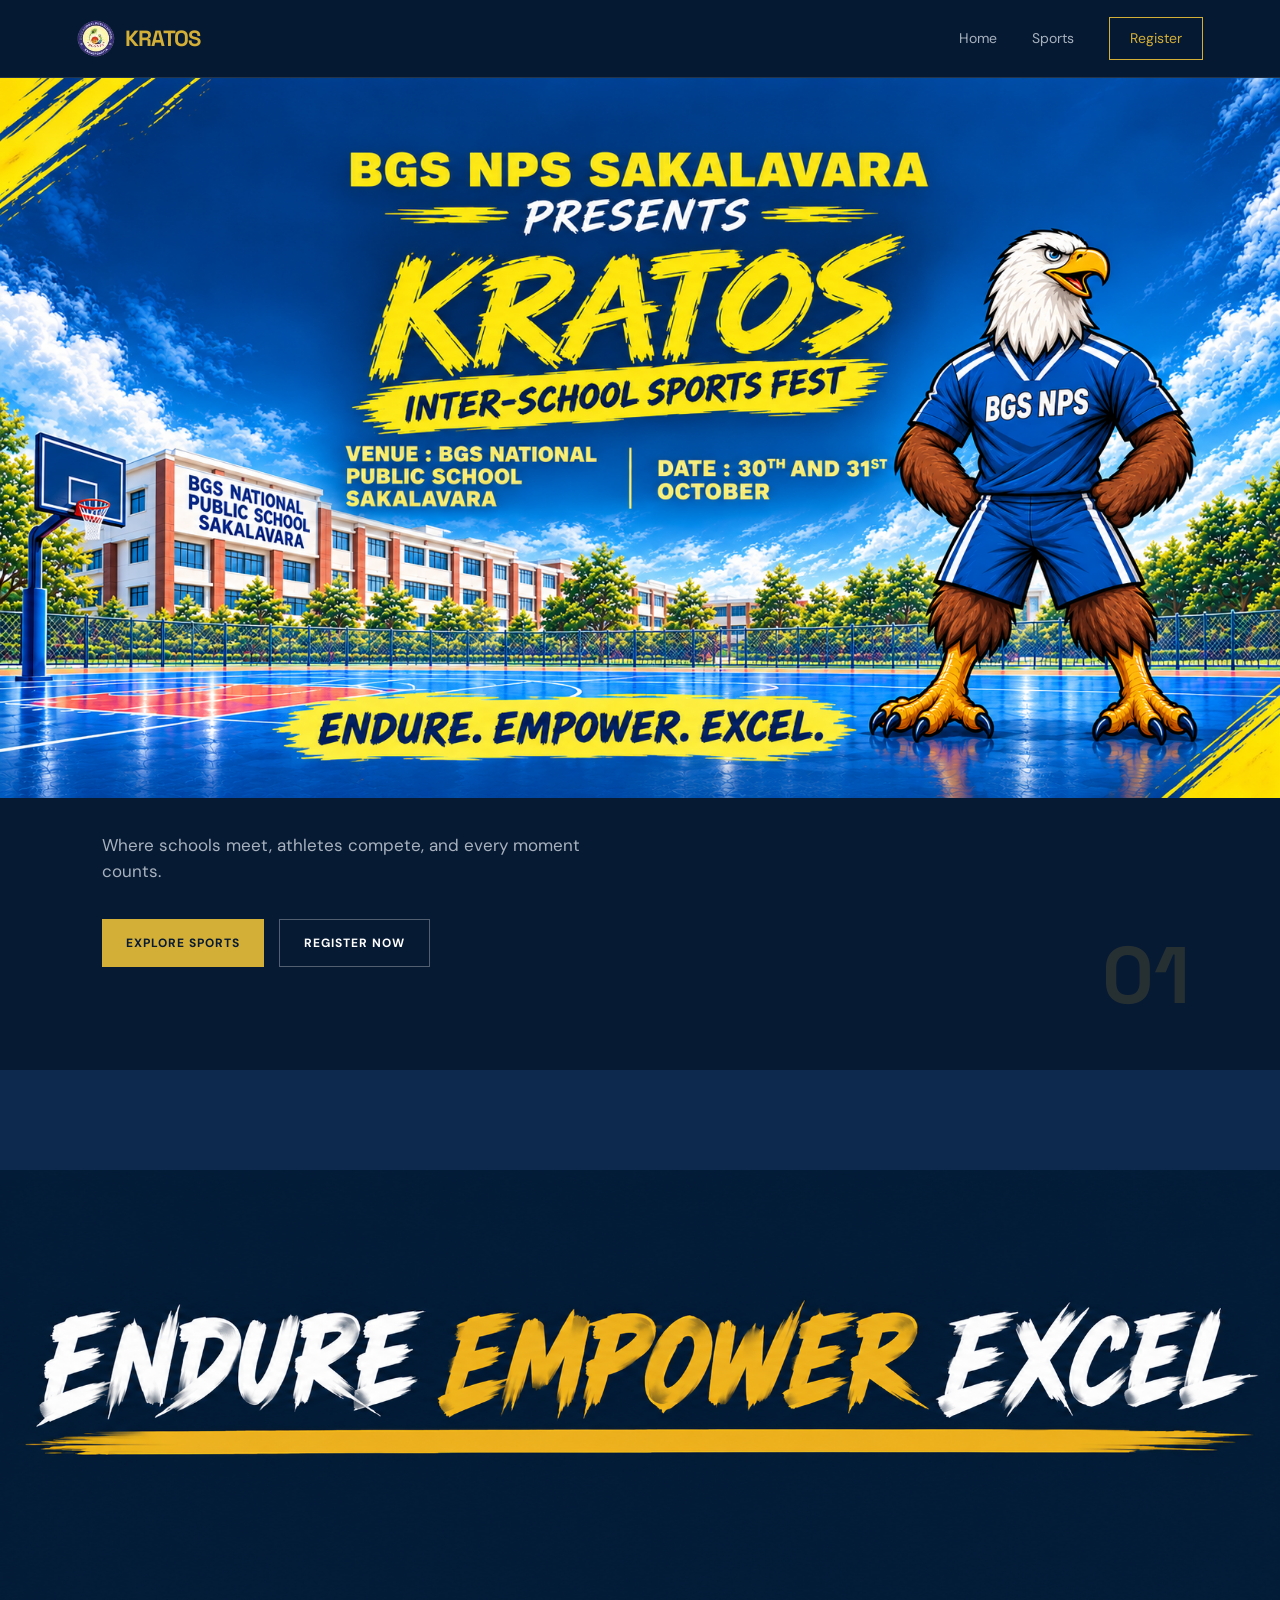
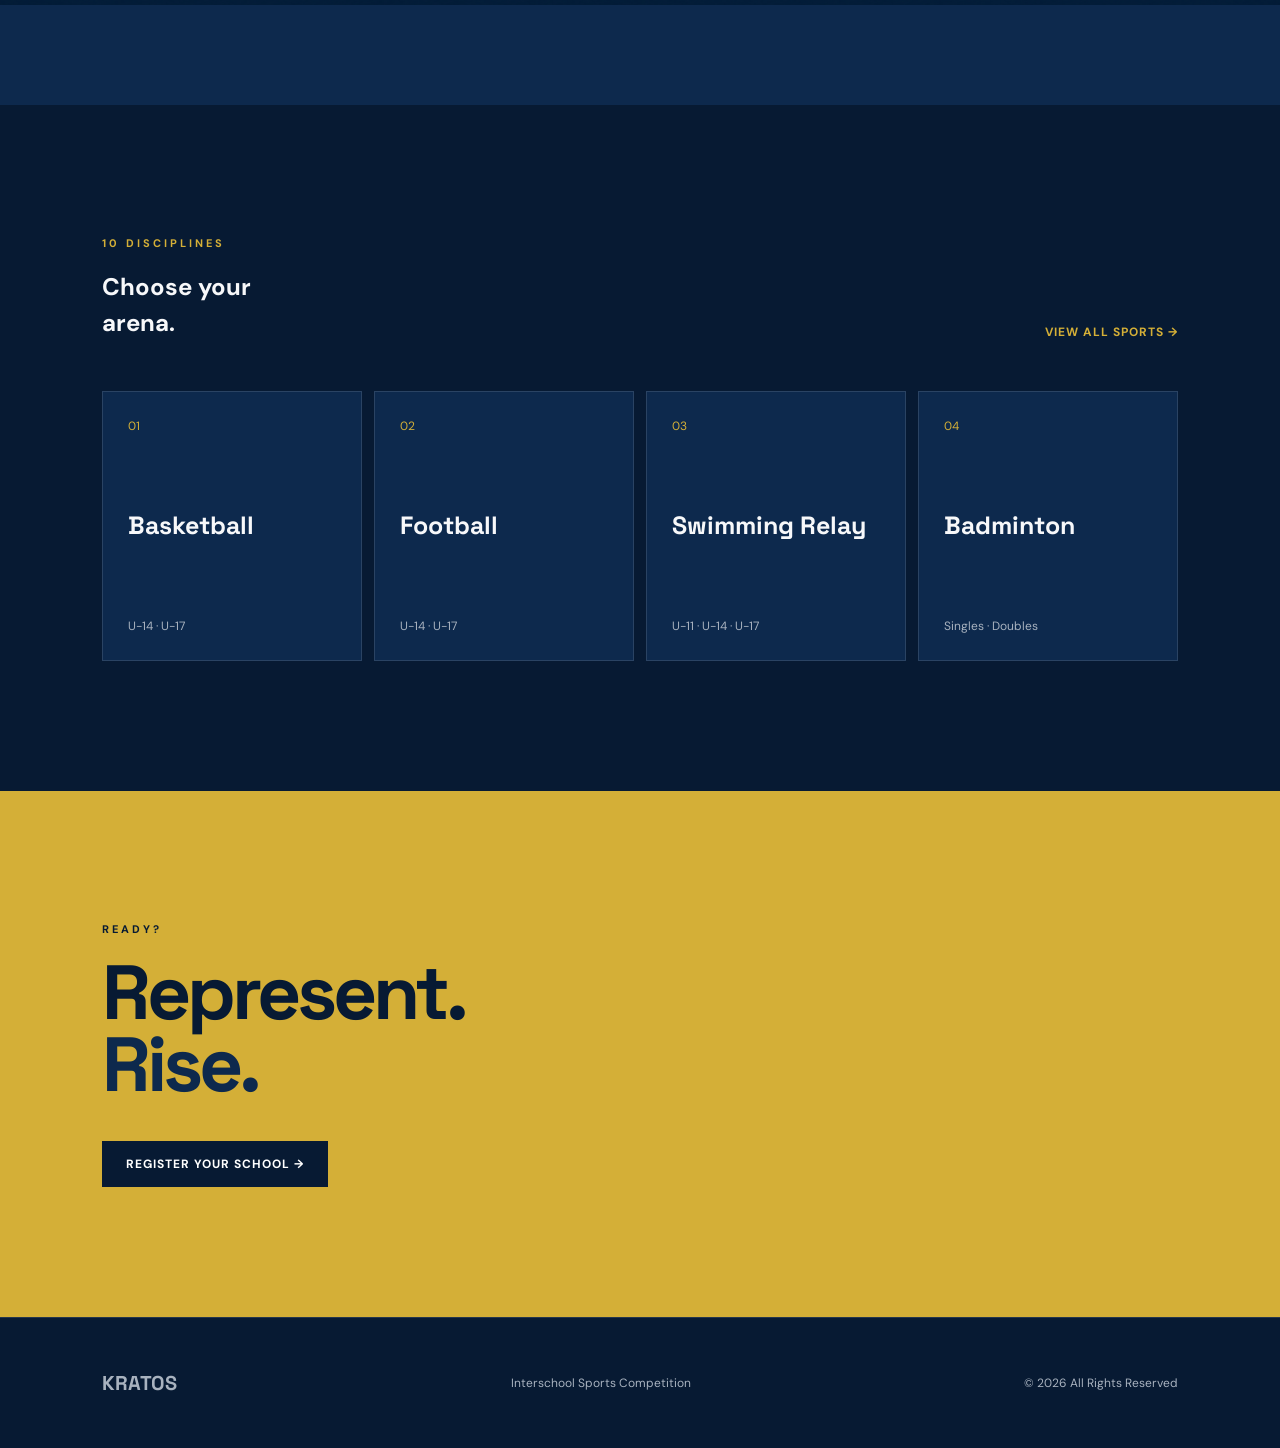
<file: index.html>
<!DOCTYPE html>
<html lang="en">
<head>
    <meta charset="UTF-8">
    <meta name="viewport" content="width=device-width, initial-scale=1.0">
    <title>KRATOS | Interschool Sports Competition</title>
    <link rel="stylesheet" href="css/style.css">
</head>

<body>

<header class="header">
   <a href="index.html" class="logo">
    <img src="bgsnpslogo.png" alt="KRATOS Logo">
    <span>KRATOS</span>
</a>

    <nav>
        <a href="index.html">Home</a>
        <a href="sports.html">Sports</a>
        <a href="register.html" class="nav-register">Register</a>
    </nav>
</header>

<main>

<section class="hero">
    <div class="hero-bg"></div>

<div class="hero-content">

    <img src="kratos-home.png" 
         alt="KRATOS Interschool Sports Competition"
         class="hero-image">

    <p class="hero-text">
        Where schools meet, athletes compete, and every moment counts.
    </p>

    <div class="hero-buttons">
        <a href="sports.html" class="btn btn-gold">EXPLORE SPORTS</a>
        <a href="register.html" class="btn btn-outline">REGISTER NOW</a>
    </div>

</div>

    <div class="hero-number">01</div>
</section>


<section class="intro-section">
    <img src="endure-empower-excel.png" 
         alt="Endure Empower Excel"
         class="event-slogan">
</section>


<section class="sports-preview">
    <div class="section-heading">
        <div>
            <p class="eyebrow">10 DISCIPLINES</p>
            <h2>Choose your<br><span>arena.</span></h2>
        </div>

        <a href="sports.html" class="text-link">VIEW ALL SPORTS →</a>
    </div>

    <div class="preview-grid">

        <a href="sports.html#basketball" class="sport-card">
            <span>01</span>
            <h3>Basketball</h3>
            <p>U-14 · U-17</p>
        </a>

        <a href="sports.html#football" class="sport-card">
            <span>02</span>
            <h3>Football</h3>
            <p>U-14 · U-17</p>
        </a>

        <a href="sports.html#swimming-relay" class="sport-card">
            <span>03</span>
            <h3>Swimming Relay</h3>
            <p>U-11 · U-14 · U-17</p>
        </a>

        <a href="sports.html#badminton" class="sport-card">
            <span>04</span>
            <h3>Badminton</h3>
            <p>Singles · Doubles</p>
        </a>

    </div>
</section>


<section class="cta-section">
    <p class="eyebrow">READY?</p>
    <h2>Represent.<br><span>Rise.</span></h2>

    <a href="register.html" class="btn btn-gold">REGISTER YOUR SCHOOL →</a>
</section>

</main>


<footer>
    <div class="footer-logo">KRATOS</span></div>
    <p>Interschool Sports Competition</p>
    <p>© 2026 All Rights Reserved</p>
</footer>

</body>
</html>
</file>
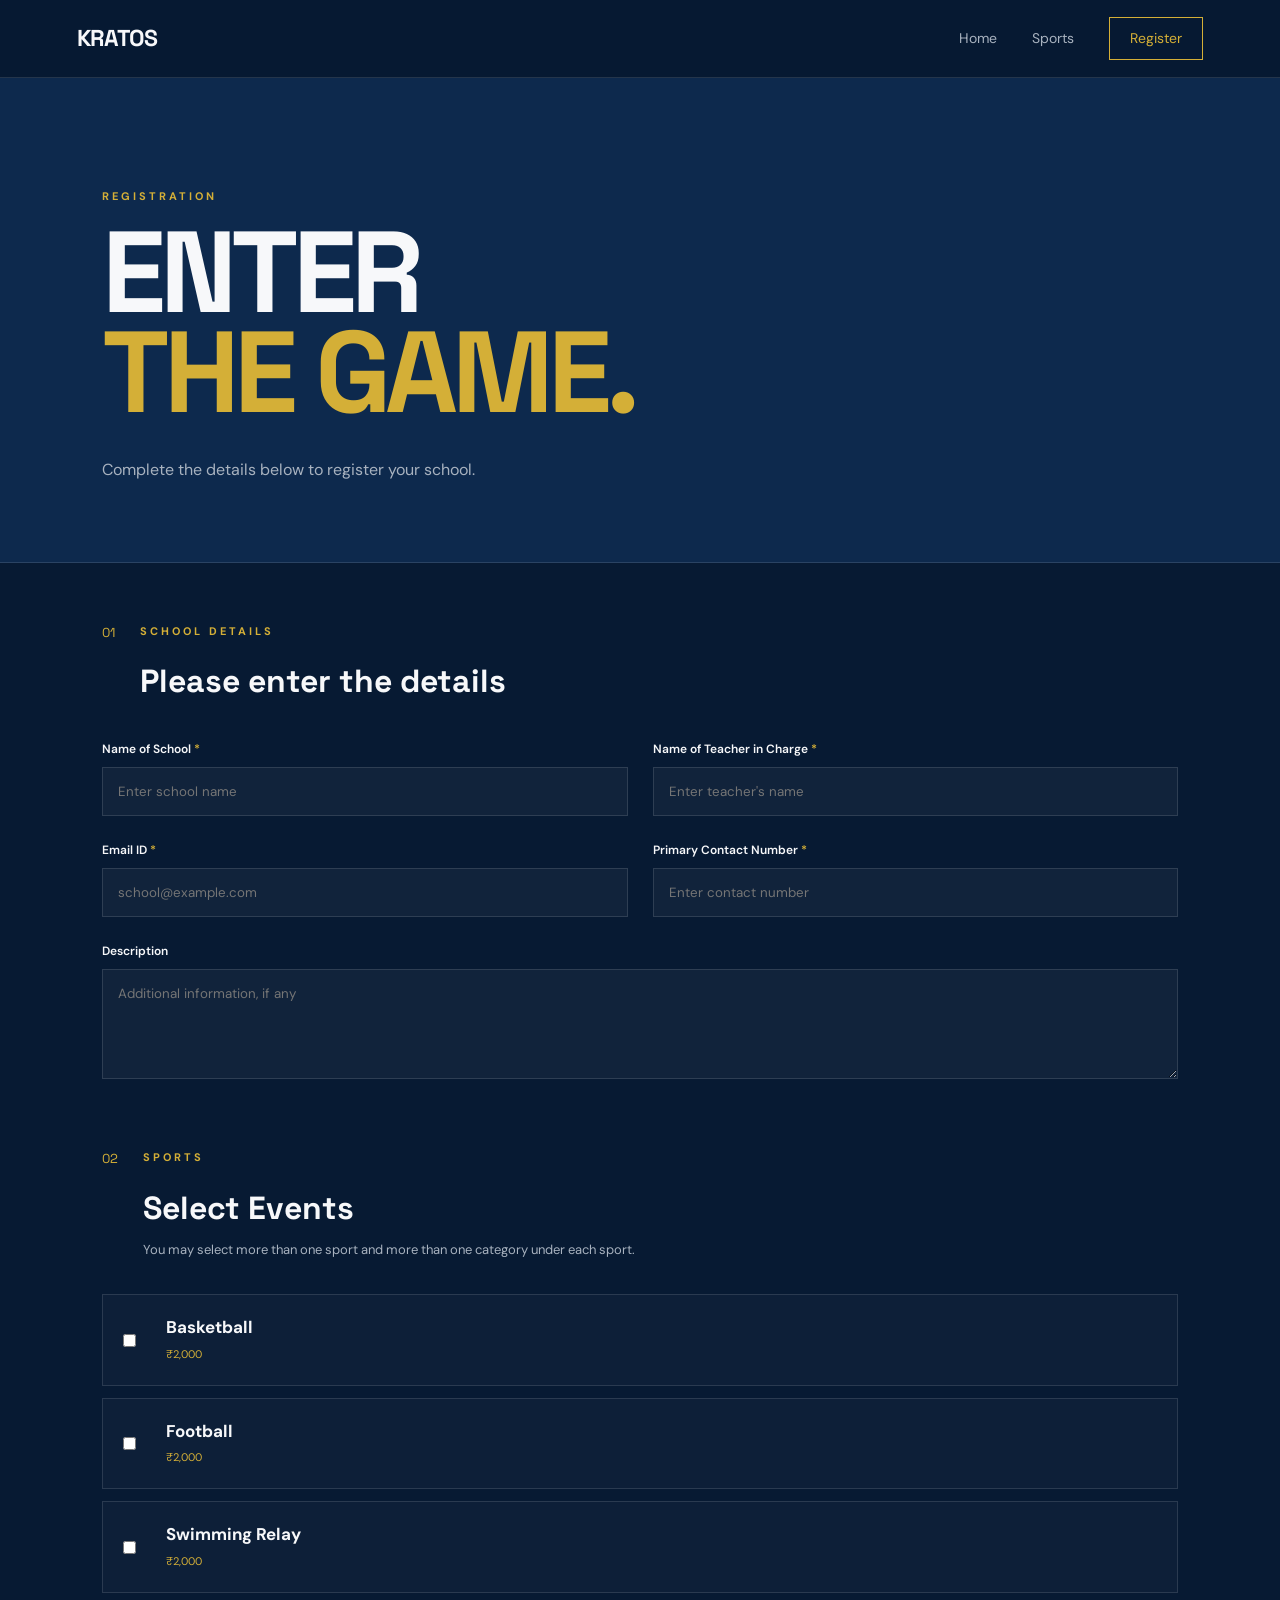
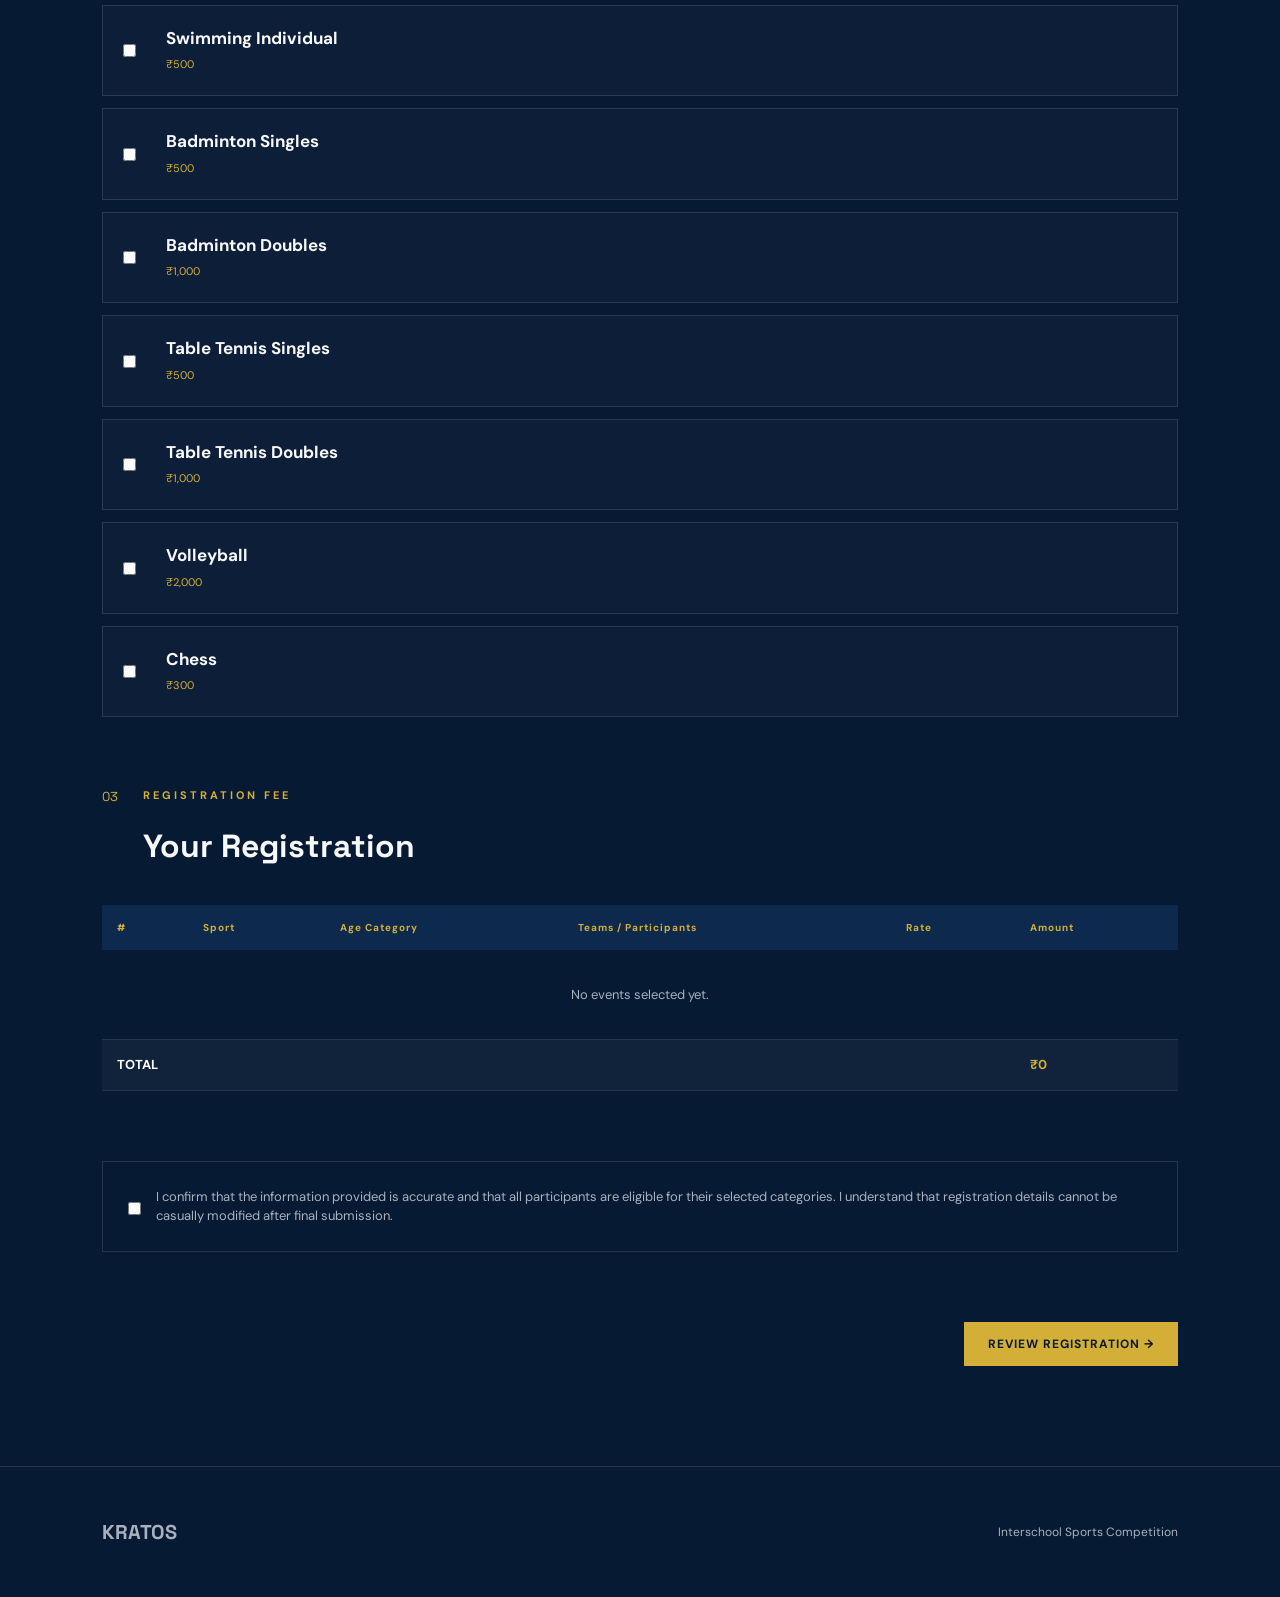
<file: register.html>
<!DOCTYPE html>
<html lang="en">
<head>

<meta charset="UTF-8">
<meta name="viewport" content="width=device-width, initial-scale=1.0">

<title>Registration | KRATOS</title>

<link rel="stylesheet" href="css/style.css">

</head>

<body>

<header class="header">

    <a href="index.html" class="logo">
        KRATOS</span>
    </a>

    <nav>
        <a href="index.html">Home</a>
        <a href="sports.html">Sports</a>
        <a href="register.html" class="active nav-register">Register</a>
    </nav>

</header>


<main>

<section class="form-hero">

    <p class="eyebrow">REGISTRATION</p>

    <h1>ENTER<br><span>THE GAME.</span></h1>

    <p>
        Complete the details below to register your school.
    </p>

</section>


<section class="registration-wrapper">

<form id="registrationForm">


<div class="form-section">

    <div class="form-section-title">
        <span>01</span>
        <div>
            <p class="eyebrow">SCHOOL DETAILS</p>
            <h2>Please enter the details</h2>
        </div>
    </div>


    <div class="form-grid">

        <div class="form-group">

            <label>
                Name of School <span>*</span>
            </label>

            <input
                type="text"
                id="schoolName"
                required
                placeholder="Enter school name"
            >

        </div>


        <div class="form-group">

            <label>
                Name of Teacher in Charge <span>*</span>
            </label>

            <input
                type="text"
                id="teacherName"
                required
                placeholder="Enter teacher's name"
            >

        </div>


        <div class="form-group">

            <label>
                Email ID <span>*</span>
            </label>

            <input
                type="email"
                id="email"
                required
                placeholder="school@example.com"
            >

        </div>


        <div class="form-group">

            <label>
                Primary Contact Number <span>*</span>
            </label>

            <input
                type="tel"
                id="phone"
                required
                placeholder="Enter contact number"
            >

        </div>


        <div class="form-group full">

            <label>
                Description
            </label>

            <textarea
                id="description"
                placeholder="Additional information, if any"
            ></textarea>

        </div>

    </div>

</div>



<div class="form-section">

    <div class="form-section-title">

        <span>02</span>

        <div>
            <p class="eyebrow">SPORTS</p>

            <h2>Select Events</h2>

            <p class="section-note">
                You may select more than one sport and more than one
                category under each sport.
            </p>

        </div>

    </div>


    <div id="sportsContainer"></div>

</div>



<div class="form-section">

    <div class="form-section-title">

        <span>03</span>

        <div>

            <p class="eyebrow">REGISTRATION FEE</p>

            <h2>Your Registration</h2>

        </div>

    </div>


    <div class="table-wrapper">

        <table id="summaryTable">

            <thead>

                <tr>

                    <th>#</th>

                    <th>Sport</th>

                    <th>Age Category</th>

                    <th>Teams / Participants</th>

                    <th>Rate</th>

                    <th>Amount</th>

                </tr>

            </thead>


            <tbody id="summaryBody">

                <tr>

                    <td colspan="6" class="empty-row">
                        No events selected yet.
                    </td>

                </tr>

            </tbody>


            <tfoot>

                <tr>

                    <td colspan="5">
                        TOTAL
                    </td>

                    <td id="totalAmount">
                        ₹0
                    </td>

                </tr>

            </tfoot>

        </table>

    </div>

</div>



<div class="form-section disclaimer-section">

    <label class="checkbox-label">

        <input type="checkbox" id="disclaimer" required>

        <span>
            I confirm that the information provided is accurate and that
            all participants are eligible for their selected categories.
            I understand that registration details cannot be casually
            modified after final submission.
        </span>

    </label>

</div>



<div class="submit-area">

    <button type="submit" class="btn btn-gold">
        REVIEW REGISTRATION →
    </button>

</div>


</form>

</section>

</main>


<footer>

    <div class="footer-logo">
        KRATOS</span>
    </div>

    <p>Interschool Sports Competition</p>

</footer>


<script src="js/register.js"></script>

</body>
</html>
</file>
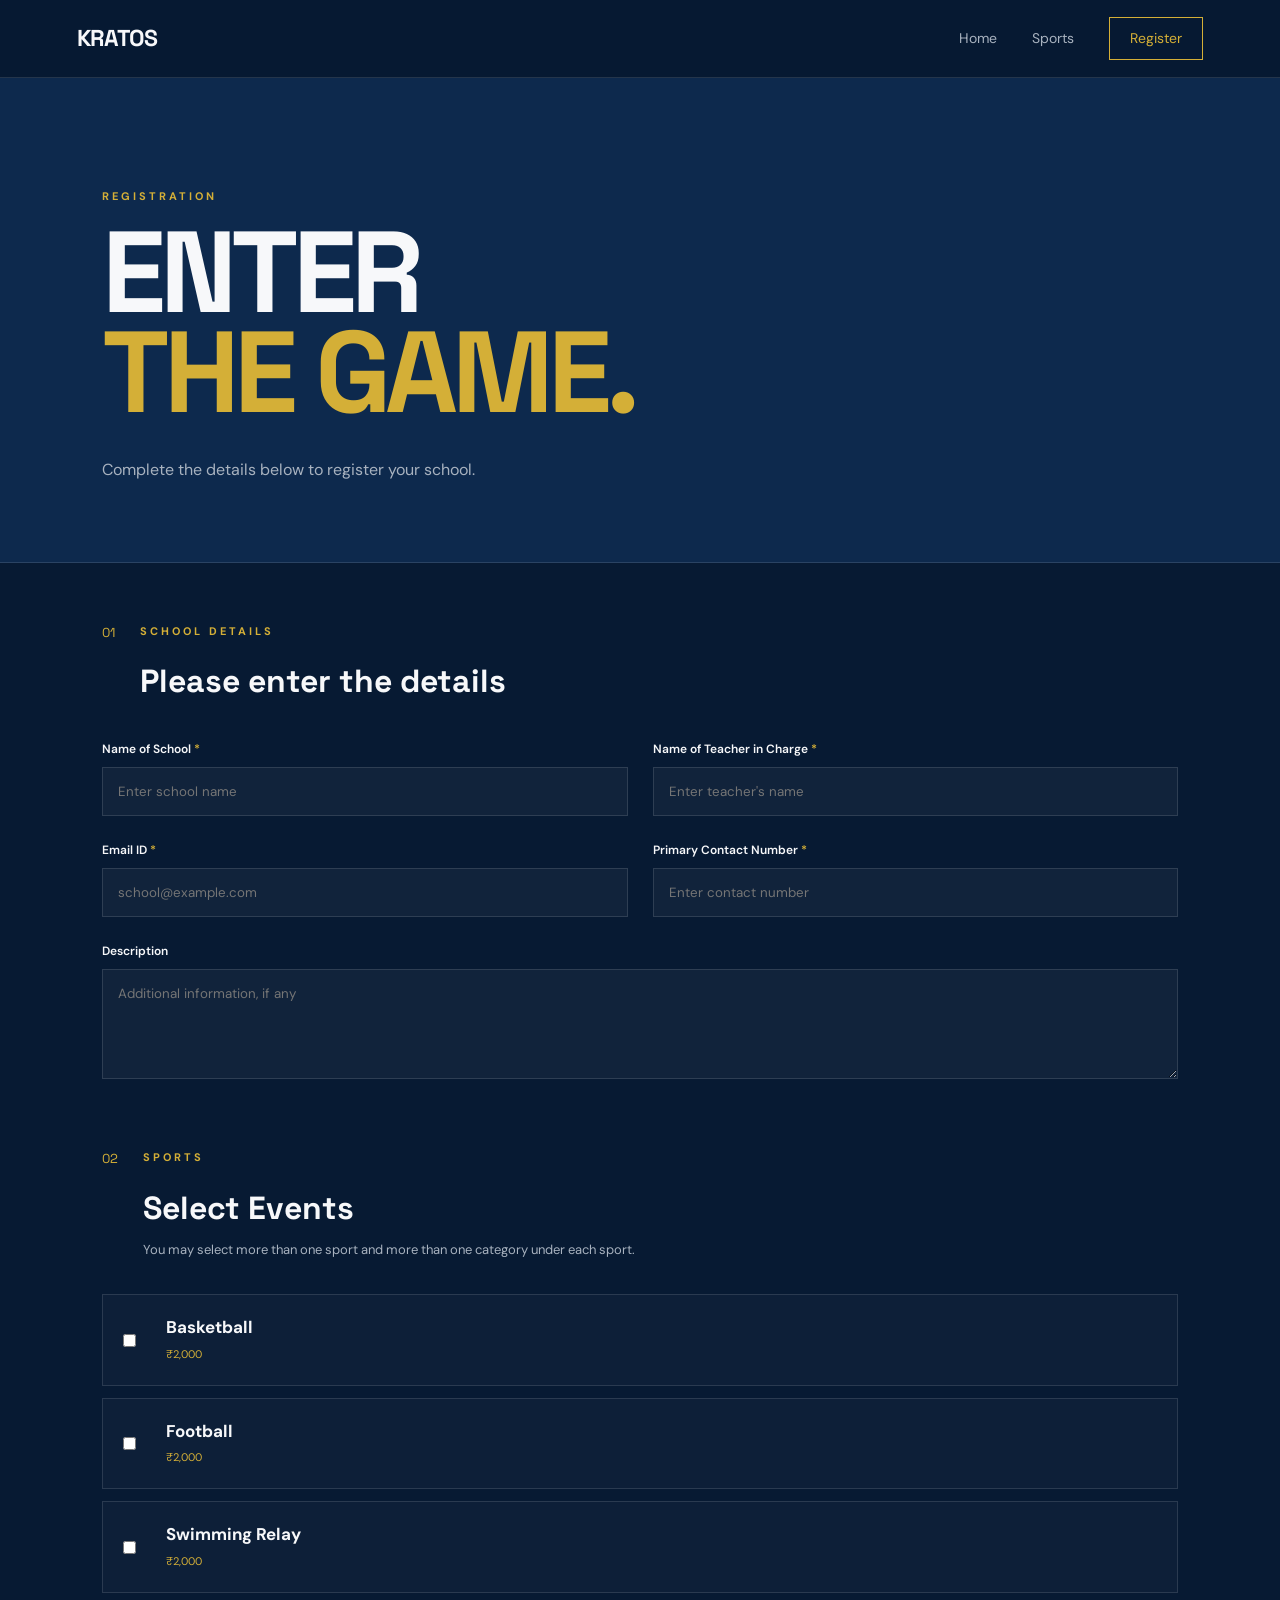
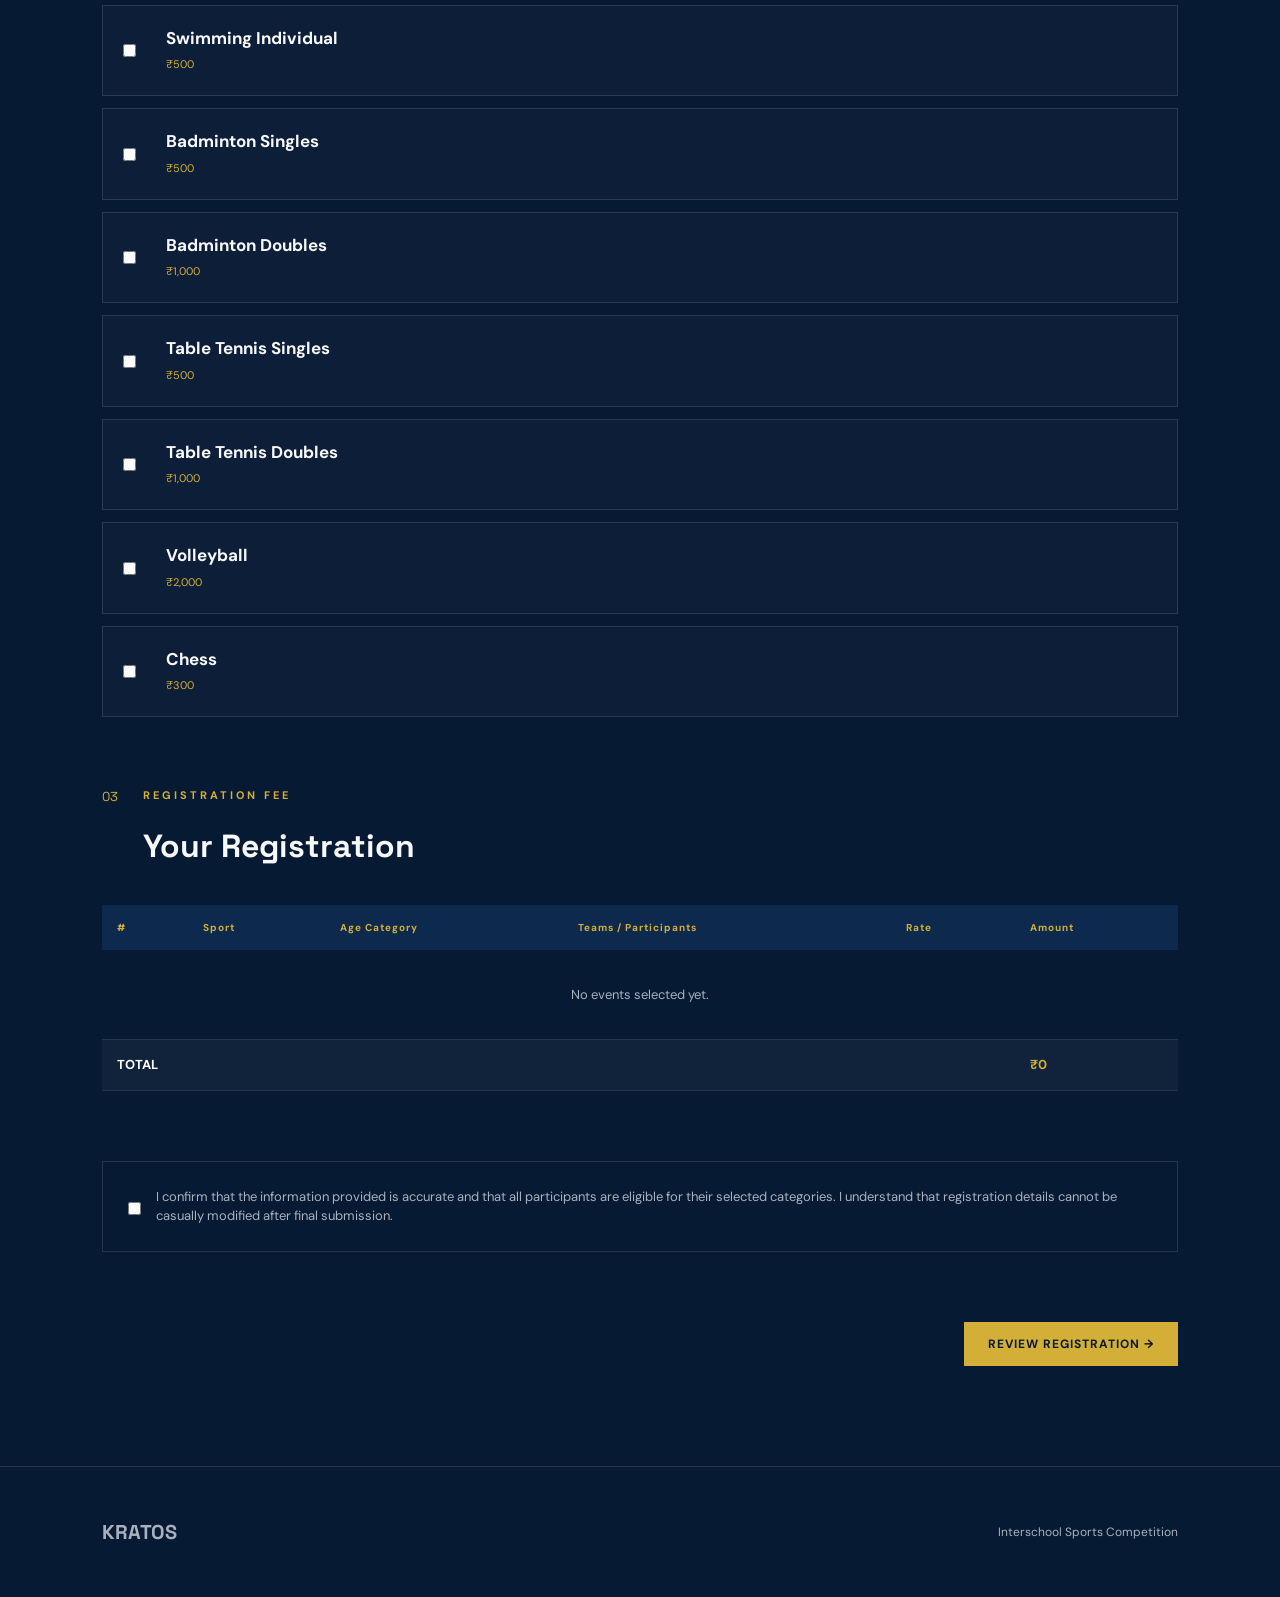
<file: review.html>
<!DOCTYPE html>
<html lang="en">

<head>

<meta charset="UTF-8">

<meta name="viewport" content="width=device-width, initial-scale=1.0">

<title>Review Registration | KRATOS</title>

<link rel="stylesheet" href="css/style.css">

</head>


<body>

<header class="header">

    <a href="index.html" class="logo">
        KRATOS</span>
    </a>

</header>


<main>

<section class="review-page">

    <p class="eyebrow">FINAL CHECK</p>

    <h1>CONFIRM YOUR<br><span>REGISTRATION.</span></h1>

    <p class="review-intro">
        Please check all the details below before submitting.
    </p>


    <div class="review-card">

        <div class="review-card-header">
            <span>01</span>
            <h2>School Details</h2>
        </div>


        <div class="review-details">

            <div>
                <small>School</small>
                <strong id="reviewSchool"></strong>
            </div>

            <div>
                <small>Teacher in Charge</small>
                <strong id="reviewTeacher"></strong>
            </div>

            <div>
                <small>Email</small>
                <strong id="reviewEmail"></strong>
            </div>

            <div>
                <small>Contact</small>
                <strong id="reviewPhone"></strong>
            </div>

        </div>

    </div>


    <div class="review-card">

        <div class="review-card-header">

            <span>02</span>

            <h2>Selected Events</h2>

        </div>


        <div class="table-wrapper">

            <table>

                <thead>

                    <tr>
                        <th>Sport</th>
                        <th>Category</th>
                        <th>Quantity</th>
                        <th>Amount</th>
                    </tr>

                </thead>


                <tbody id="reviewEvents"></tbody>


                <tfoot>

                    <tr>

                        <td colspan="3">
                            TOTAL
                        </td>

                        <td id="reviewTotal"></td>

                    </tr>

                </tfoot>

            </table>

        </div>

    </div>


    <div class="final-warning">

        <strong>IMPORTANT</strong>

        <p>
            Once you confirm your registration, the submitted details
            should be treated as final. Please make sure everything is
            correct before continuing.
        </p>

    </div>


    <div class="review-buttons">

        <button
            onclick="goBack()"
            class="btn btn-outline"
        >
            ← BACK TO EDIT
        </button>


        <button
            onclick="confirmRegistration()"
            class="btn btn-gold"
        >
            CONFIRM & SUBMIT →
        </button>

    </div>

</section>

</main>


<footer>

    <div class="footer-logo">
        KRATOS</span>
    </div>

    <p>Interschool Sports Competition</p>

</footer>


<script src="js/review.js"></script>

</body>

</html>
</file>
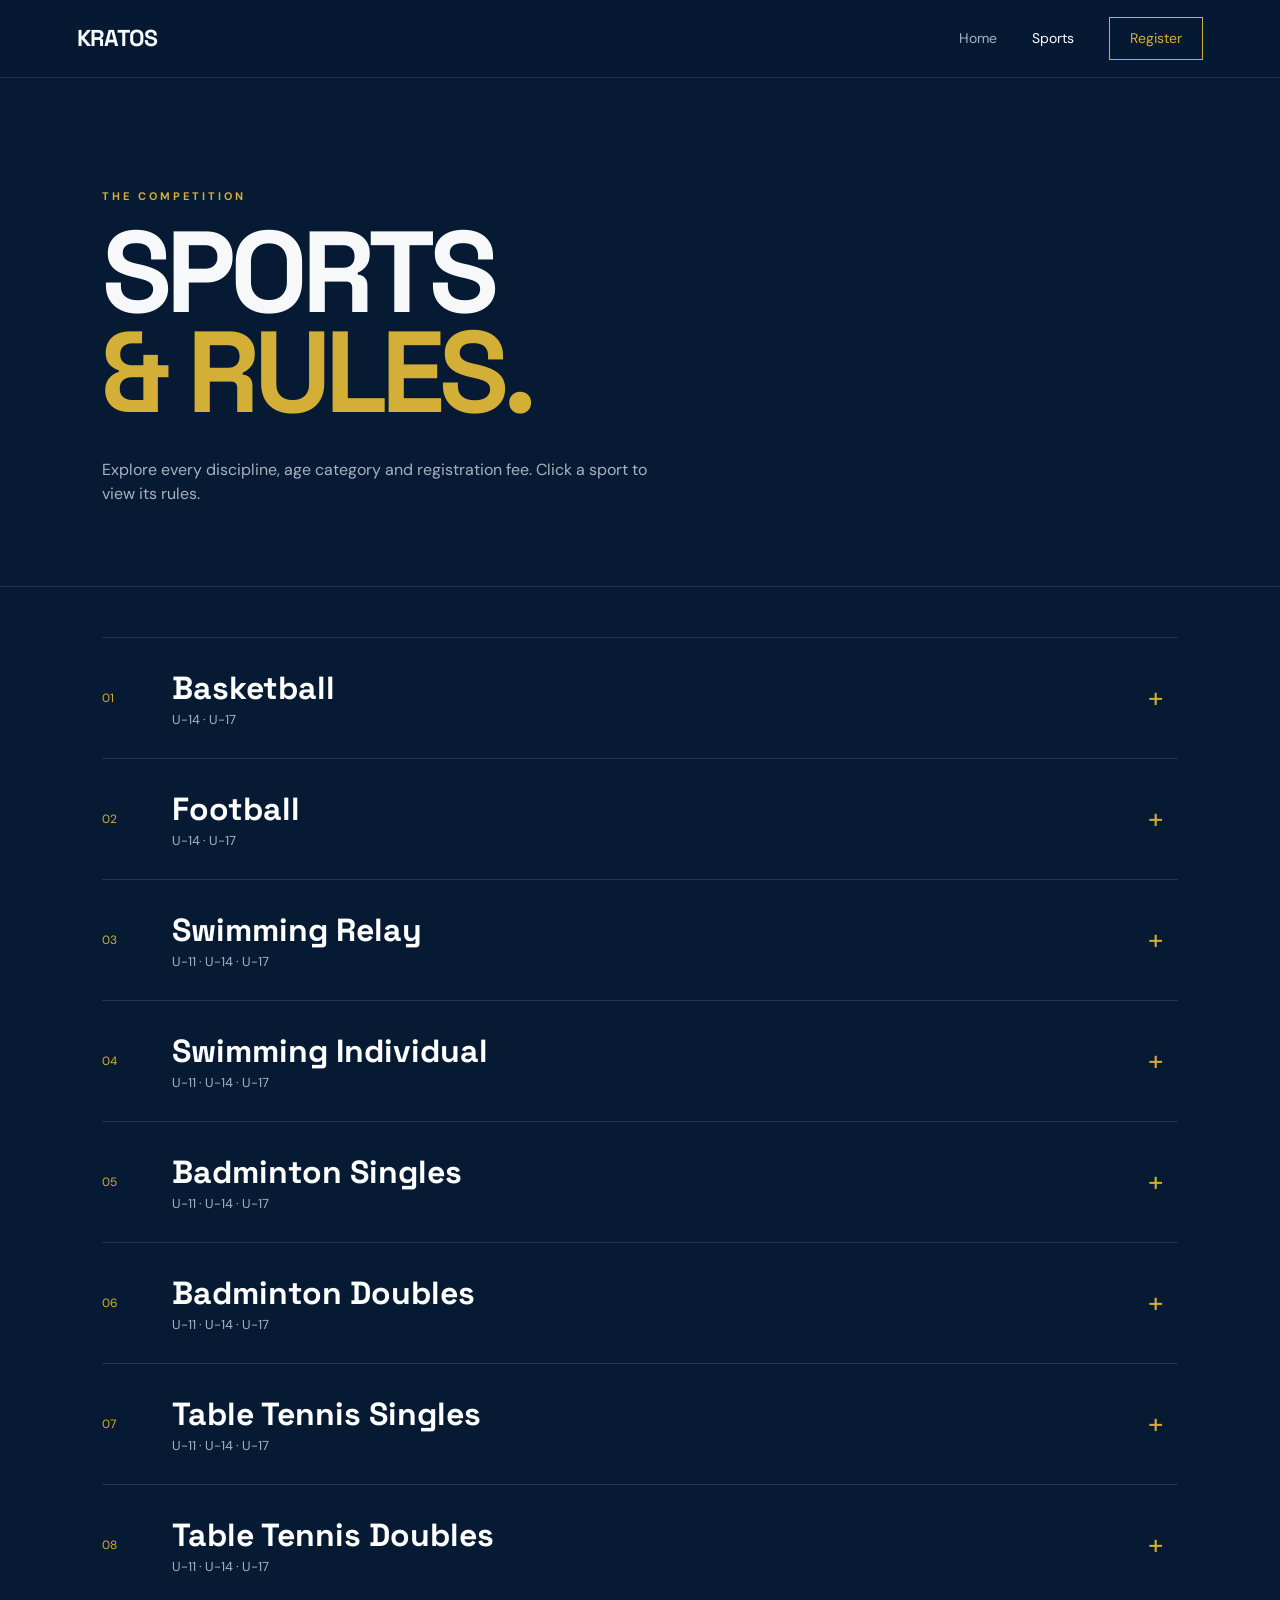
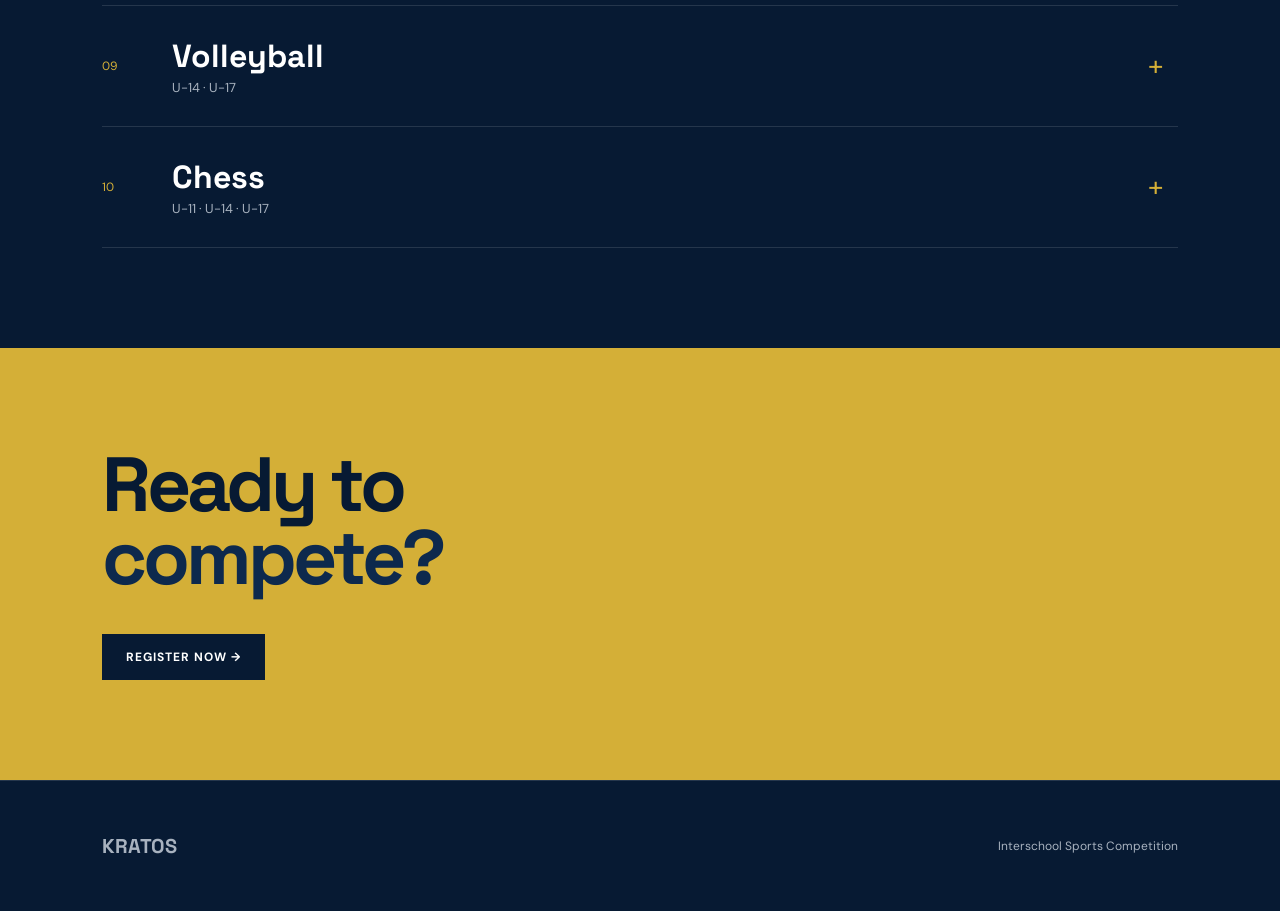
<file: sports.html>
<!DOCTYPE html>
<html lang="en">
<head>
    <meta charset="UTF-8">
    <meta name="viewport" content="width=device-width, initial-scale=1.0">

    <title>Sports & Rules | KRATOS</title>

    <link rel="stylesheet" href="css/style.css">
</head>

<body>

<header class="header">
    <a href="index.html" class="logo">KRATOS</span></a>

    <nav>
        <a href="index.html">Home</a>
        <a href="sports.html" class="active">Sports</a>
        <a href="register.html" class="nav-register">Register</a>
    </nav>
</header>


<main>

<section class="page-hero">
    <p class="eyebrow">THE COMPETITION</p>
    <h1>SPORTS<br><span>& RULES.</span></h1>
    <p>
        Explore every discipline, age category and registration fee.
        Click a sport to view its rules.
    </p>
</section>


<section class="sports-list">

    <div class="sport-detail" id="basketball">

        <button class="sport-header">
            <span class="sport-index">01</span>

            <div>
                <h2>Basketball</h2>
                <p>U-14 · U-17</p>
            </div>

            <span class="expand">+</span>
        </button>

        <div class="sport-rules">

            <div class="rule-grid">

                <div>
                    <h4>AGE CATEGORIES</h4>
                    <p>U-14</p>
                    <p>U-17</p>
                </div>

                <div>
                    <h4>REGISTRATION FEE</h4>
                    <p>₹2,000</p>
                </div>

                <div class="rules">
                    <h4>RULES</h4>
                    <ul>
                        <li>Matches will follow standard basketball rules.</li>
                        <li>Players must compete in their registered age category.</li>
                        <li>Teams must report before their scheduled match.</li>
                        <li>The referee's decision will be final.</li>
                        <li>Players must wear appropriate sports attire.</li>
                    </ul>
                </div>

            </div>

        </div>
    </div>


    <div class="sport-detail" id="football">

        <button class="sport-header">
            <span class="sport-index">02</span>

            <div>
                <h2>Football</h2>
                <p>U-14 · U-17</p>
            </div>

            <span class="expand">+</span>
        </button>

        <div class="sport-rules">

            <div class="rule-grid">

                <div>
                    <h4>AGE CATEGORIES</h4>
                    <p>U-14</p>
                    <p>U-17</p>
                </div>

                <div>
                    <h4>REGISTRATION FEE</h4>
                    <p>₹2,000</p>
                </div>

                <div class="rules">
                    <h4>RULES</h4>
                    <ul>
                        <li>Matches will follow standard football rules.</li>
                        <li>Players must remain within their registered category.</li>
                        <li>Teams must report at the designated venue on time.</li>
                        <li>The referee's decision will be final.</li>
                        <li>Proper football footwear is required.</li>
                    </ul>
                </div>

            </div>

        </div>
    </div>


    <div class="sport-detail" id="swimming-relay">

        <button class="sport-header">
            <span class="sport-index">03</span>

            <div>
                <h2>Swimming Relay</h2>
                <p>U-11 · U-14 · U-17</p>
            </div>

            <span class="expand">+</span>
        </button>

        <div class="sport-rules">

            <div class="rule-grid">

                <div>
                    <h4>AGE CATEGORIES</h4>
                    <p>U-11</p>
                    <p>U-14</p>
                    <p>U-17</p>
                </div>

                <div>
                    <h4>REGISTRATION FEE</h4>
                    <p>₹2,000</p>
                </div>

                <div class="rules">
                    <h4>RULES</h4>
                    <ul>
                        <li>Relay teams must consist of eligible registered participants.</li>
                        <li>Swimmers must report before their event.</li>
                        <li>False starts and lane violations may result in penalties.</li>
                        <li>Official timing will determine rankings.</li>
                    </ul>
                </div>

            </div>

        </div>
    </div>


    <div class="sport-detail" id="swimming-individual">

        <button class="sport-header">
            <span class="sport-index">04</span>

            <div>
                <h2>Swimming Individual</h2>
                <p>U-11 · U-14 · U-17</p>
            </div>

            <span class="expand">+</span>
        </button>

        <div class="sport-rules">

            <div class="rule-grid">

                <div>
                    <h4>AGE CATEGORIES</h4>
                    <p>U-11</p>
                    <p>U-14</p>
                    <p>U-17</p>
                </div>

                <div>
                    <h4>REGISTRATION FEE</h4>
                    <p>₹500</p>
                </div>

                <div class="rules">
                    <h4>RULES</h4>
                    <ul>
                        <li>Participants must compete in their registered age category.</li>
                        <li>Participants must report before the event begins.</li>
                        <li>Lane discipline must be maintained.</li>
                        <li>Official timing will determine rankings.</li>
                    </ul>
                </div>

            </div>

        </div>
    </div>


    <div class="sport-detail" id="badminton">

        <button class="sport-header">
            <span class="sport-index">05</span>

            <div>
                <h2>Badminton Singles</h2>
                <p>U-11 · U-14 · U-17</p>
            </div>

            <span class="expand">+</span>
        </button>

        <div class="sport-rules">

            <div class="rule-grid">

                <div>
                    <h4>AGE CATEGORIES</h4>
                    <p>U-11</p>
                    <p>U-14</p>
                    <p>U-17</p>
                </div>

                <div>
                    <h4>REGISTRATION FEE</h4>
                    <p>₹500</p>
                </div>

                <div class="rules">
                    <h4>RULES</h4>
                    <ul>
                        <li>Matches will follow standard badminton rules.</li>
                        <li>Players must report before their match.</li>
                        <li>Players must remain in their registered category.</li>
                        <li>The umpire's decision will be final.</li>
                    </ul>
                </div>

            </div>

        </div>
    </div>


    <div class="sport-detail">

        <button class="sport-header">
            <span class="sport-index">06</span>

            <div>
                <h2>Badminton Doubles</h2>
                <p>U-11 · U-14 · U-17</p>
            </div>

            <span class="expand">+</span>
        </button>

        <div class="sport-rules">

            <div class="rule-grid">

                <div>
                    <h4>AGE CATEGORIES</h4>
                    <p>U-11</p>
                    <p>U-14</p>
                    <p>U-17</p>
                </div>

                <div>
                    <h4>REGISTRATION FEE</h4>
                    <p>₹1,000</p>
                </div>

                <div class="rules">
                    <h4>RULES</h4>
                    <ul>
                        <li>Each entry must consist of an eligible doubles pair.</li>
                        <li>Players must compete in their registered category.</li>
                        <li>Standard badminton doubles rules apply.</li>
                        <li>The umpire's decision will be final.</li>
                    </ul>
                </div>

            </div>

        </div>
    </div>


    <div class="sport-detail">

        <button class="sport-header">
            <span class="sport-index">07</span>

            <div>
                <h2>Table Tennis Singles</h2>
                <p>U-11 · U-14 · U-17</p>
            </div>

            <span class="expand">+</span>
        </button>

        <div class="sport-rules">

            <div class="rule-grid">

                <div>
                    <h4>AGE CATEGORIES</h4>
                    <p>U-11</p>
                    <p>U-14</p>
                    <p>U-17</p>
                </div>

                <div>
                    <h4>REGISTRATION FEE</h4>
                    <p>₹500</p>
                </div>

                <div class="rules">
                    <h4>RULES</h4>
                    <ul>
                        <li>Standard table tennis rules apply.</li>
                        <li>Participants must report before their match.</li>
                        <li>Players must compete in their registered category.</li>
                        <li>The umpire's decision will be final.</li>
                    </ul>
                </div>

            </div>

        </div>
    </div>


    <div class="sport-detail">

        <button class="sport-header">
            <span class="sport-index">08</span>

            <div>
                <h2>Table Tennis Doubles</h2>
                <p>U-11 · U-14 · U-17</p>
            </div>

            <span class="expand">+</span>
        </button>

        <div class="sport-rules">

            <div class="rule-grid">

                <div>
                    <h4>AGE CATEGORIES</h4>
                    <p>U-11</p>
                    <p>U-14</p>
                    <p>U-17</p>
                </div>

                <div>
                    <h4>REGISTRATION FEE</h4>
                    <p>₹1,000</p>
                </div>

                <div class="rules">
                    <h4>RULES</h4>
                    <ul>
                        <li>Each entry must consist of an eligible doubles pair.</li>
                        <li>Standard doubles rules apply.</li>
                        <li>Participants must report before their match.</li>
                        <li>The umpire's decision will be final.</li>
                    </ul>
                </div>

            </div>

        </div>
    </div>


    <div class="sport-detail">

        <button class="sport-header">
            <span class="sport-index">09</span>

            <div>
                <h2>Volleyball</h2>
                <p>U-14 · U-17</p>
            </div>

            <span class="expand">+</span>
        </button>

        <div class="sport-rules">

            <div class="rule-grid">

                <div>
                    <h4>AGE CATEGORIES</h4>
                    <p>U-14</p>
                    <p>U-17</p>
                </div>

                <div>
                    <h4>REGISTRATION FEE</h4>
                    <p>₹2,000</p>
                </div>

                <div class="rules">
                    <h4>RULES</h4>
                    <ul>
                        <li>Matches will follow standard volleyball rules.</li>
                        <li>Teams must report before their scheduled match.</li>
                        <li>Players must be registered in the correct category.</li>
                        <li>The referee's decision will be final.</li>
                    </ul>
                </div>

            </div>

        </div>
    </div>


    <div class="sport-detail">

        <button class="sport-header">
            <span class="sport-index">10</span>

            <div>
                <h2>Chess</h2>
                <p>U-11 · U-14 · U-17</p>
            </div>

            <span class="expand">+</span>
        </button>

        <div class="sport-rules">

            <div class="rule-grid">

                <div>
                    <h4>AGE CATEGORIES</h4>
                    <p>U-11</p>
                    <p>U-14</p>
                    <p>U-17</p>
                </div>

                <div>
                    <h4>REGISTRATION FEE</h4>
                    <p>₹300</p>
                </div>

                <div class="rules">
                    <h4>RULES</h4>
                    <ul>
                        <li>Games will follow standard chess rules.</li>
                        <li>Participants must report before the scheduled round.</li>
                        <li>Players must compete in their registered category.</li>
                        <li>The arbiter's decision will be final.</li>
                    </ul>
                </div>

            </div>

        </div>
    </div>

</section>


<section class="cta-section small">
    <h2>Ready to<br><span>compete?</span></h2>

    <a href="register.html" class="btn btn-gold">REGISTER NOW →</a>
</section>

</main>


<footer>
    <div class="footer-logo">KRATOS</span></div>
    <p>Interschool Sports Competition</p>
</footer>


<script src="js/sports.js"></script>

</body>
</html>
</file>
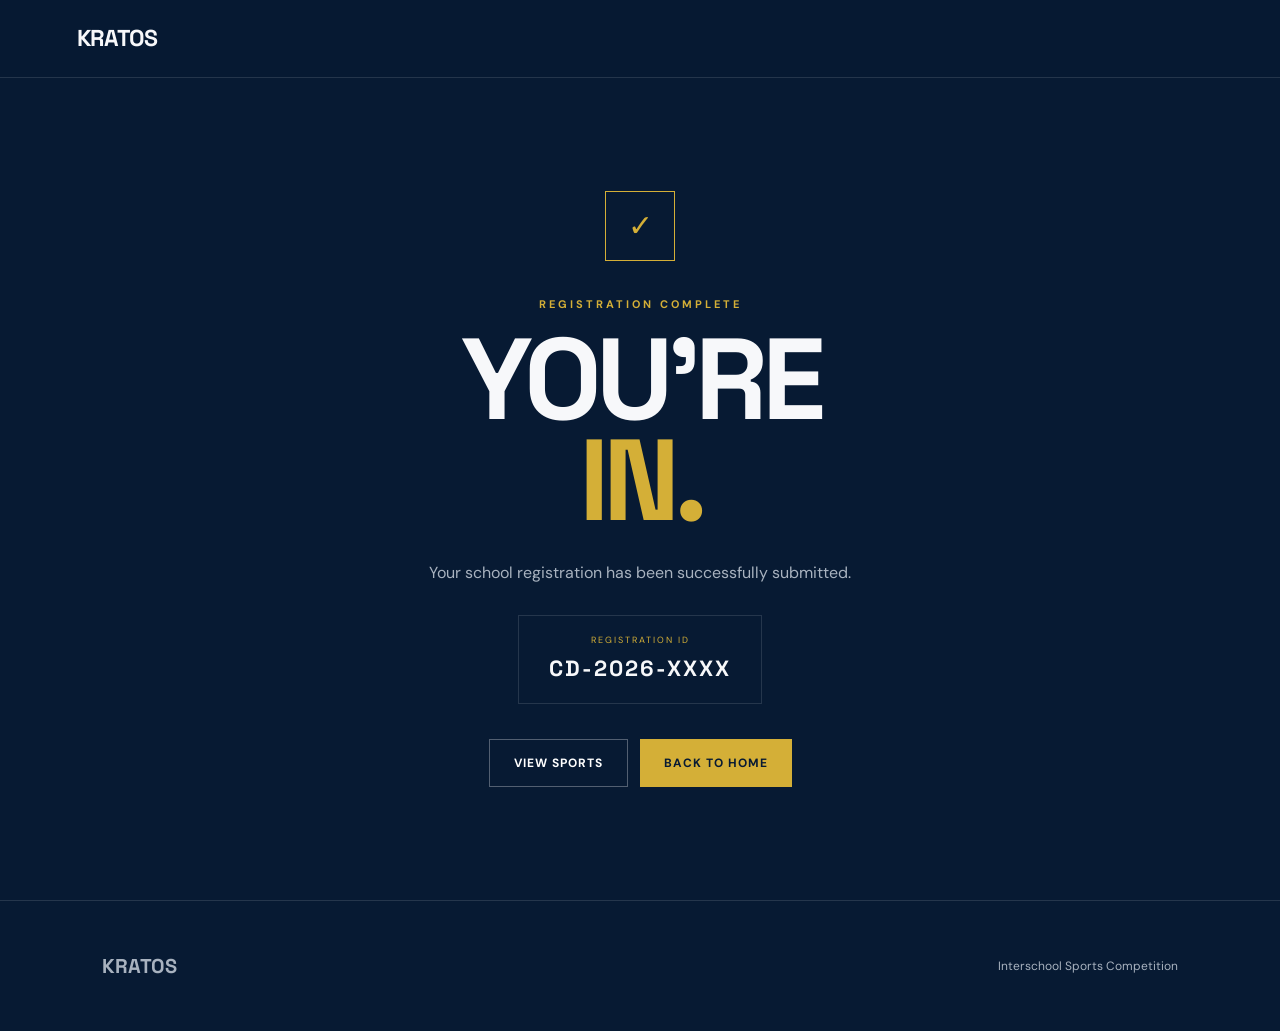
<file: success.html>
<!DOCTYPE html>
<html lang="en">

<head>

<meta charset="UTF-8">

<meta name="viewport" content="width=device-width, initial-scale=1.0">

<title>Registration Confirmed | KRATOS</title>

<link rel="stylesheet" href="css/style.css">

</head>


<body>

<header class="header">

    <a href="index.html" class="logo">
        KRATOS</span>
    </a>

</header>


<main>

<section class="success-page">

    <div class="success-number">
        ✓
    </div>


    <p class="eyebrow">
        REGISTRATION COMPLETE
    </p>


    <h1>
        YOU'RE<br>
        <span>IN.</span>
    </h1>


    <p class="success-text">
        Your school registration has been successfully submitted.
    </p>


    <div class="registration-id">

        <small>REGISTRATION ID</small>

        <strong id="registrationId"></strong>

    </div>


    <div class="success-actions">

        <a
            href="sports.html"
            class="btn btn-outline"
        >
            VIEW SPORTS
        </a>

        <a
            href="index.html"
            class="btn btn-gold"
        >
            BACK TO HOME
        </a>

    </div>

</section>

</main>


<footer>

    <div class="footer-logo">
        KRATOS</span>
    </div>

    <p>Interschool Sports Competition</p>

</footer>


<script>

const id =
    localStorage.getItem("registrationId");

document.getElementById("registrationId").textContent =
    id || "CD-2026-XXXX";

</script>


</body>

</html>
</file>
<file: css/style.css>
@import url('https://fonts.googleapis.com/css2?family=DM+Sans:wght@400;500;600;700&family=Space+Grotesk:wght@400;500;600;700&display=swap');


:root {

    --navy: #071A33;
    --blue: #0D294D;
    --blue-light: #12385F;

    --gold: #D4AF37;
    --gold-light: #E8C766;

    --white: #F7F8FA;
    --muted: #A8B2BF;

    --border: rgba(255,255,255,0.12);

}


* {

    margin: 0;
    padding: 0;
    box-sizing: border-box;

}


html {

    scroll-behavior: smooth;

}


body {

    background: var(--navy);

    color: var(--white);

    font-family:
        "DM Sans",
        sans-serif;

    line-height: 1.5;

}


a {

    color: inherit;

    text-decoration: none;

}


button,
input,
textarea {

    font-family: inherit;

}



/* HEADER */

.header {

    height: 78px;

    padding: 0 6vw;

    display: flex;

    align-items: center;

    justify-content: space-between;

    border-bottom:
        1px solid var(--border);

    position: sticky;

    top: 0;

    z-index: 100;

    background:
        rgba(7,26,51,0.95);

    backdrop-filter: blur(15px);

}


.logo {

    font-family:
        "Space Grotesk",
        sans-serif;

    font-weight: 700;

    font-size: 23px;

    letter-spacing: -1px;

}


.logo span,
.footer-logo span {

    color: var(--gold);

}


nav {

    display: flex;

    align-items: center;

    gap: 35px;

}


nav a {

    color: var(--muted);

    font-size: 14px;

    transition: 0.2s;

}


nav a:hover,
nav a.active {

    color: white;

}


.nav-register {

    padding:
        10px 20px;

    border:
        1px solid var(--gold);

    color: var(--gold) !important;

}



/* HERO */

.hero {

    min-height:
        calc(100vh - 78px);

    position: relative;

    display: flex;

    align-items: flex-start;

    padding:
        0 8vw 8vw;

    overflow: hidden;

}


.hero-bg {

    position: absolute;

    width: 600px;

    height: 600px;

    right: -150px;

    top: 40px;

    border-radius: 50%;

    border:
        1px solid rgba(212,175,55,0.2);

}


.hero-bg::after {

    content: "";

    position: absolute;

    inset: 80px;

    border-radius: 50%;

    border:
        1px solid rgba(212,175,55,0.12);

}


.hero-content {
    position: relative;
    z-index: 2;
    max-width: none;
    width: 100%;
}
.hero-image {
    width: 100vw;
    max-width: none;
    display: block;
    margin-left: -8vw;
}

.eyebrow {

    color: var(--gold);

    font-size: 11px;

    font-weight: 700;

    letter-spacing: 3px;

    margin-bottom: 18px;

}


.hero h1,
.page-hero h1,
.form-hero h1,
.review-page h1,
.success-page h1 {

    font-family:
        "Space Grotesk",
        sans-serif;

    font-size:
        clamp(60px, 9vw, 125px);

    line-height: 0.87;

    letter-spacing: -6px;

}


.hero h1 span,
.page-hero h1 span,
.form-hero h1 span,
.review-page h1 span,
.success-page h1 span,
.intro-section h2 span,
.cta-section h2 span {

    color: var(--gold);

}


.hero-text {

    color: var(--muted);

    max-width: 480px;

    margin:
        35px 0;

    font-size: 17px;

}


.hero-buttons {

    display: flex;

    gap: 15px;

    flex-wrap: wrap;

}


.btn {

    display: inline-flex;

    align-items: center;

    justify-content: center;

    padding:
        14px 24px;

    font-size: 12px;

    font-weight: 700;

    letter-spacing: 1px;

    cursor: pointer;

    border: none;

    transition:
        transform .2s,
        background .2s;

}


.btn:hover {

    transform:
        translateY(-2px);

}


.btn-gold {

    background: var(--gold);

    color: var(--navy);

}


.btn-gold:hover {

    background:
        var(--gold-light);

}


.btn-outline {

    border:
        1px solid rgba(255,255,255,0.3);

    color: white;

    background: transparent;

}


.btn-outline:hover {

    border-color:
        var(--gold);

    color: var(--gold);

}


.hero-number {

    position: absolute;

    bottom: 35px;

    right: 7vw;

    color: var(--gold);

    font-family:
        "Space Grotesk";

    font-size: 80px;

    font-weight: 700;

    opacity: .15;

}



/* INTRO */

.intro-section {
    padding: 100px 0;
    background: var(--blue);
    overflow: hidden;
}

.event-slogan {
    width: 100%;
    height: auto;
    display: block;
}


.intro-section h2,
.cta-section h2 {

    font-family:
        "Space Grotesk";

    font-size:
        clamp(45px, 6vw, 80px);

    line-height: .95;

    letter-spacing: -4px;

}


.intro-text {

    align-self: end;

    color: var(--muted);

    font-size: 18px;

    max-width: 500px;

}



/* SPORTS PREVIEW */

.sports-preview {

    padding:
        130px 8vw;

}


.section-heading {

    display: flex;

    justify-content: space-between;

    align-items: end;

    margin-bottom: 50px;

}


.text-link {

    color: var(--gold);

    font-size: 12px;

    font-weight: 700;

    letter-spacing: 1px;

}


.preview-grid {

    display: grid;

    grid-template-columns:
        repeat(4,1fr);

    gap: 12px;

}


.sport-card {

    min-height: 270px;

    padding: 25px;

    background: var(--blue);

    border:
        1px solid var(--border);

    display: flex;

    flex-direction: column;

    justify-content: space-between;

    transition:
        transform .2s,
        border-color .2s;

}


.sport-card:hover {

    transform:
        translateY(-6px);

    border-color:
        var(--gold);

}


.sport-card span {

    color: var(--gold);

    font-size: 12px;

}


.sport-card h3 {

    font-family:
        "Space Grotesk";

    font-size: 25px;

}


.sport-card p {

    color: var(--muted);

    font-size: 12px;

}



/* CTA */

.cta-section {

    padding:
        130px 8vw;

    background:
        var(--gold);

    color: var(--navy);

}


.cta-section .eyebrow {

    color: var(--navy);

}


.cta-section h2 span {

    color: var(--blue);

}


.cta-section .btn-gold {

    margin-top: 40px;

    background: var(--navy);

    color: white;

}


.cta-section.small {

    padding:
        100px 8vw;

}



/* PAGE HERO */

.page-hero,
.form-hero {

    padding:
        110px 8vw 80px;

    border-bottom:
        1px solid var(--border);

}


.page-hero p:last-child,
.form-hero p:last-child {

    max-width: 550px;

    color: var(--muted);

    margin-top: 35px;

}



/* SPORT DETAILS */

.sports-list {

    padding:
        50px 8vw 100px;

}


.sport-detail {

    border-top:
        1px solid var(--border);

}


.sport-detail:last-child {

    border-bottom:
        1px solid var(--border);

}


.sport-header {

    width: 100%;

    padding:
        30px 0;

    background: none;

    border: none;

    color: white;

    display: grid;

    grid-template-columns:
        70px 1fr 30px;

    text-align: left;

    align-items: center;

    cursor: pointer;

}


.sport-index {

    color: var(--gold);

    font-size: 12px;

}


.sport-header h2 {

    font-family:
        "Space Grotesk";

    font-size: 32px;

}


.sport-header p {

    color: var(--muted);

    font-size: 13px;

    margin-top: 3px;

}


.expand {

    font-size: 28px;

    color: var(--gold);

    transition:
        transform .25s;

}


.sport-detail.open .expand {

    transform:
        rotate(45deg);

}


.sport-rules {

    max-height: 0;

    overflow: hidden;

    transition:
        max-height .4s ease;

}


.sport-detail.open .sport-rules {

    max-height: 700px;

}


.rule-grid {

    padding:
        5px 70px 45px;

    display: grid;

    grid-template-columns:
        .8fr .8fr 2fr;

    gap: 40px;

}


.rule-grid h4 {

    color: var(--gold);

    font-size: 10px;

    letter-spacing: 2px;

    margin-bottom: 15px;

}


.rule-grid p {

    color: var(--muted);

    font-size: 14px;

}


.rules ul {

    padding-left: 18px;

    color: var(--muted);

}


.rules li {

    margin-bottom: 8px;

}



/* REGISTRATION */

.form-hero {

    background:
        var(--blue);

}


.registration-wrapper {

    padding:
        60px 8vw 100px;

}


.form-section {

    margin-bottom: 70px;

}


.form-section-title {

    display: flex;

    gap: 25px;

    margin-bottom: 35px;

}


.form-section-title > span {

    color: var(--gold);

    font-family:
        "Space Grotesk";

    font-size: 13px;

}


.form-section-title h2 {

    font-family:
        "Space Grotesk";

    font-size: 32px;

}


.section-note {

    color: var(--muted);

    font-size: 13px;

    margin-top: 8px;

}


.form-grid {

    display: grid;

    grid-template-columns:
        1fr 1fr;

    gap: 25px;

}


.form-group {

    display: flex;

    flex-direction: column;

}


.form-group.full {

    grid-column:
        1 / -1;

}


.form-group label {

    font-size: 12px;

    font-weight: 600;

    margin-bottom: 9px;

}


.form-group label span {

    color: var(--gold);

}


.form-group input,
.form-group textarea {

    width: 100%;

    padding: 15px;

    background:
        rgba(255,255,255,0.04);

    border:
        1px solid var(--border);

    color: white;

    outline: none;

}


.form-group input:focus,
.form-group textarea:focus {

    border-color:
        var(--gold);

}


.form-group textarea {

    min-height: 110px;

    resize: vertical;

}



/* EVENT SELECTOR */

.event-selector {

    border:
        1px solid var(--border);

    margin-bottom: 12px;

    background:
        rgba(255,255,255,.025);

}


.event-title {

    padding: 20px;

}


.sport-checkbox {

    display: flex;

    align-items: center;

    gap: 15px;

    cursor: pointer;

}


.sport-checkbox input,
.age-row input[type="checkbox"] {

    accent-color:
        var(--gold);

}


.sport-checkbox strong {

    display: block;

    font-size: 17px;

}


.sport-checkbox small {

    color: var(--gold);

    font-size: 11px;

}


.age-options {

    display: none;

    border-top:
        1px solid var(--border);

    padding: 20px;

}


.age-options.visible {

    display: block;

}


.age-options > p {

    color: var(--muted);

    font-size: 12px;

    margin-bottom: 15px;

}


.age-row {

    display: flex;

    justify-content: space-between;

    align-items: center;

    padding:
        12px 0;

    border-bottom:
        1px solid rgba(255,255,255,.06);

}


.age-row:last-child {

    border-bottom: none;

}


.age-row label {

    display: flex;

    gap: 10px;

    align-items: center;

}


.quantity-input {

    width: 80px;

    padding: 8px;

    background:
        rgba(255,255,255,.05);

    color: white;

    border:
        1px solid var(--border);

}


.quantity-input:disabled {

    opacity: .3;

}



/* TABLE */

.table-wrapper {

    overflow-x: auto;

}


table {

    width: 100%;

    border-collapse: collapse;

    min-width: 700px;

}


th {

    color: var(--gold);

    text-align: left;

    font-size: 10px;

    letter-spacing: 1px;

    padding:
        15px;

    background:
        var(--blue);

}


td {

    padding:
        15px;

    border-bottom:
        1px solid var(--border);

    color: var(--muted);

    font-size: 13px;

}


tfoot td {

    color: white;

    font-weight: 700;

    background:
        rgba(255,255,255,.04);

}


tfoot td:last-child {

    color: var(--gold);

}


.empty-row {

    text-align: center;

    padding: 35px;

}


.disclaimer-section {

    border:
        1px solid var(--border);

    padding: 25px;

}


.checkbox-label {

    display: flex;

    gap: 15px;

    color: var(--muted);

    font-size: 13px;

}


.checkbox-label input {

    accent-color:
        var(--gold);

    margin-top: 4px;

}


.submit-area {

    display: flex;

    justify-content: flex-end;

}



/* REVIEW */

.review-page {

    padding:
        100px 8vw;

    max-width: 1200px;

    margin: auto;

}


.review-intro {

    color: var(--muted);

    margin:
        30px 0 50px;

}


.review-card {

    border:
        1px solid var(--border);

    margin-bottom: 25px;

    background:
        rgba(255,255,255,.025);

}


.review-card-header {

    padding: 22px;

    border-bottom:
        1px solid var(--border);

    display: flex;

    gap: 20px;

    align-items: center;

}


.review-card-header span {

    color: var(--gold);

}


.review-card-header h2 {

    font-family:
        "Space Grotesk";

    font-size: 22px;

}


.review-details {

    display: grid;

    grid-template-columns:
        repeat(2,1fr);

    gap: 25px;

    padding: 30px;

}


.review-details small {

    display: block;

    color: var(--gold);

    font-size: 10px;

    letter-spacing: 1px;

    margin-bottom: 5px;

}


.review-details strong {

    font-size: 14px;

    font-weight: 500;

}


.review-card .table-wrapper {

    padding: 0 20px 20px;

}


.final-warning {

    border-left:
        3px solid var(--gold);

    padding:
        18px 22px;

    margin:
        35px 0;

    background:
        rgba(212,175,55,.05);

}


.final-warning strong {

    color: var(--gold);

    font-size: 11px;

}


.final-warning p {

    color: var(--muted);

    font-size: 13px;

    margin-top: 6px;

}


.review-buttons {

    display: flex;

    justify-content: space-between;

    gap: 15px;

}



/* SUCCESS */

.success-page {

    min-height:
        calc(100vh - 78px);

    display: flex;

    flex-direction: column;

    align-items: center;

    justify-content: center;

    text-align: center;

    padding: 60px 20px;

}


.success-number {

    width: 70px;

    height: 70px;

    border:
        1px solid var(--gold);

    color: var(--gold);

    display: flex;

    align-items: center;

    justify-content: center;

    font-size: 30px;

    margin-bottom: 35px;

}


.success-text {

    color: var(--muted);

    margin:
        30px 0;

}


.registration-id {

    padding:
        18px 30px;

    border:
        1px solid var(--border);

    margin-bottom: 35px;

}


.registration-id small {

    display: block;

    color: var(--gold);

    font-size: 9px;

    letter-spacing: 2px;

    margin-bottom: 5px;

}


.registration-id strong {

    font-family:
        "Space Grotesk";

    font-size: 22px;

    letter-spacing: 2px;

}


.success-actions {

    display: flex;

    gap: 12px;

}



/* FOOTER */

footer {

    padding:
        50px 8vw;

    border-top:
        1px solid var(--border);

    display: flex;

    justify-content: space-between;

    align-items: center;

    color: var(--muted);

    font-size: 12px;

}


.footer-logo {

    font-family:
        "Space Grotesk";

    font-size: 20px;

    font-weight: 700;

}



/* MOBILE */

@media(max-width: 800px) {

    .header {

        padding:
            0 5vw;

    }


    nav {

        gap: 15px;

    }


    nav a:not(.nav-register) {

        display: none;

    }


    .hero,
    .page-hero,
    .form-hero {

        padding:
            80px 6vw;

    }


    .hero h1,
    .page-hero h1,
    .form-hero h1,
    .review-page h1,
    .success-page h1 {

        font-size: 65px;

        letter-spacing: -4px;

    }


    .intro-section {

        grid-template-columns: 1fr;

        padding:
            80px 6vw;

    }


    .sports-preview {

        padding:
            80px 6vw;

    }


    .preview-grid {

        grid-template-columns:
            1fr 1fr;

    }


    .section-heading {

        align-items: start;

        flex-direction: column;

        gap: 25px;

    }


    .sports-list {

        padding:
            30px 6vw 70px;

    }


    .sport-header {

        grid-template-columns:
            45px 1fr 25px;

    }


    .sport-header h2 {

        font-size: 23px;

    }


    .rule-grid {

        grid-template-columns:
            1fr;

        padding:
            5px 45px 35px;

        gap: 25px;

    }


    .registration-wrapper {

        padding:
            40px 6vw 70px;

    }


    .form-grid {

        grid-template-columns:
            1fr;

    }


    .form-group.full {

        grid-column:
            auto;

    }


    .review-details {

        grid-template-columns:
            1fr;

    }


    .review-buttons {

        flex-direction: column;

    }


    .review-buttons .btn {

        width: 100%;

    }


    footer {

        flex-direction: column;

        align-items: start;

        gap: 12px;

    }

}


@media(max-width: 500px) {

    .preview-grid {

        grid-template-columns:
            1fr;

    }


    .hero h1,
    .page-hero h1,
    .form-hero h1,
    .review-page h1,
    .success-page h1 {

        font-size: 52px;

    }

}
.logo {
    display: flex;
    align-items: center;
    gap: 10px;
}

.logo img {
    width: 38px;
    height: 38px;
    object-fit: contain;
}

.logo span {
    font-size: 22px;
    font-weight: 700;
}
</file>
